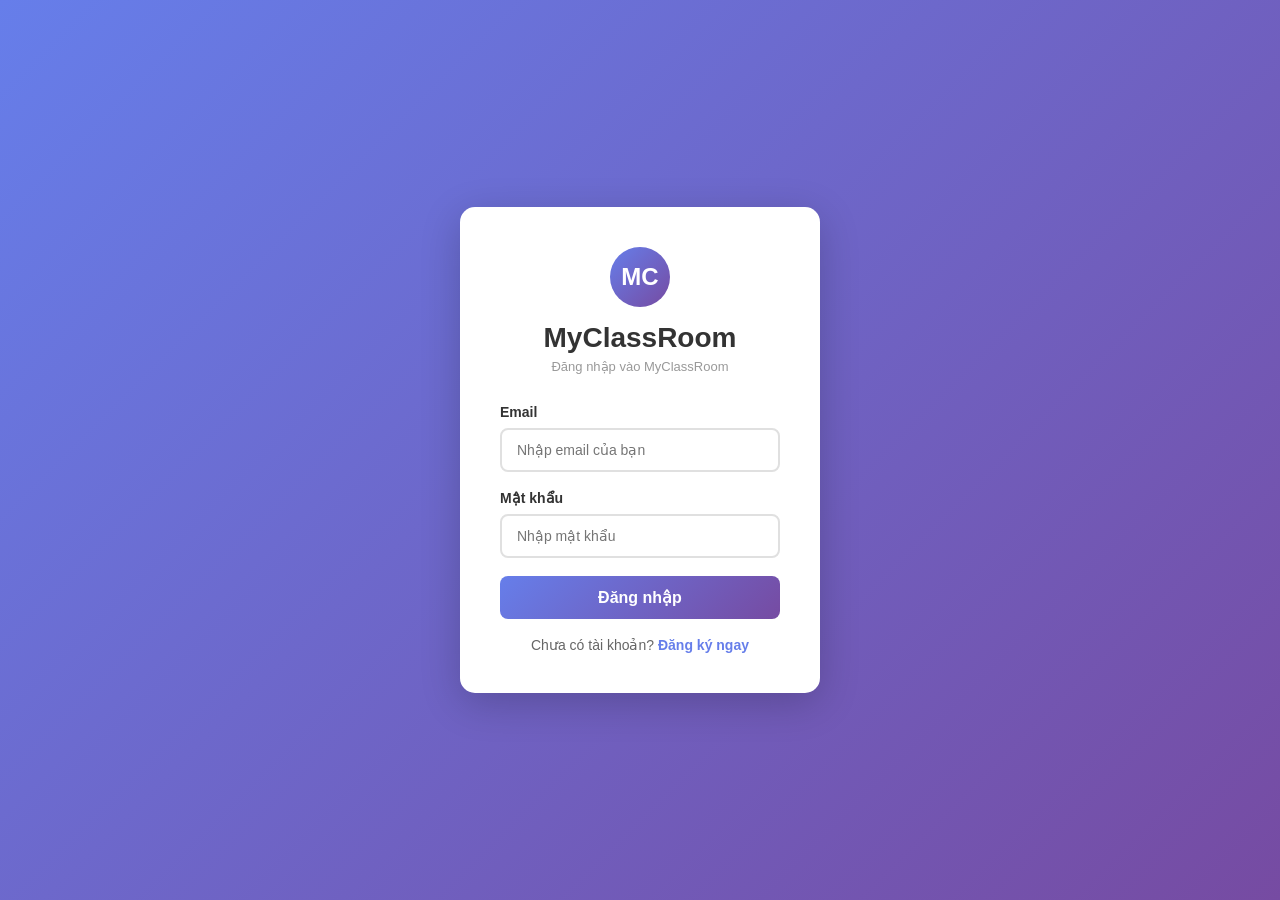
<file: src/main/resources/static/login.html>
<!DOCTYPE html>
<html lang="en">
<head>
    <meta charset="UTF-8">
    <meta name="viewport" content="width=device-width, initial-scale=1.0">
    <title>MyClassRoom - Login</title>
    <style>
        * { margin: 0; padding: 0; box-sizing: border-box; }

        body {
            font-family: 'Segoe UI', Tahoma, Geneva, Verdana, sans-serif;
            background: linear-gradient(135deg, #667eea 0%, #764ba2 100%);
            min-height: 100vh;
            display: flex;
            align-items: center;
            justify-content: center;
        }

        .container {
            width: 100%;
            max-width: 400px;
            padding: 20px;
        }

        .box {
            background: white;
            border-radius: 15px;
            box-shadow: 0 10px 40px rgba(0, 0, 0, 0.2);
            padding: 40px;
        }

        .logo-section { text-align: center; margin-bottom: 30px; }
        .logo {
            width: 60px; height: 60px;
            background: linear-gradient(135deg, #667eea 0%, #764ba2 100%);
            border-radius: 50%;
            display: flex; align-items: center; justify-content: center;
            margin: 0 auto 15px;
            font-size: 24px; font-weight: bold; color: white;
        }
        .logo-text { font-size: 28px; font-weight: 700; color: #333; margin-bottom: 5px; }
        .logo-subtitle { font-size: 13px; color: #999; }

        .form-group { margin-bottom: 18px; }
        .form-group label {
            display: block; margin-bottom: 8px;
            color: #333; font-weight: 600; font-size: 14px;
        }
        .form-group input {
            width: 100%;
            padding: 12px 15px;
            border: 2px solid #e0e0e0;
            border-radius: 8px;
            font-size: 14px;
            transition: border-color 0.3s, box-shadow 0.3s;
            font-family: inherit;
        }
        .form-group input:focus {
            outline: none;
            border-color: #667eea;
            box-shadow: 0 0 0 3px rgba(102, 126, 234, 0.1);
        }

        .btn {
            width: 100%;
            padding: 12px;
            background: linear-gradient(135deg, #667eea 0%, #764ba2 100%);
            color: white;
            border: none;
            border-radius: 8px;
            font-weight: 600;
            font-size: 16px;
            cursor: pointer;
            transition: transform 0.2s, box-shadow 0.2s;
        }
        .btn:hover { transform: translateY(-2px); box-shadow: 0 5px 20px rgba(102, 126, 234, 0.4); }
        .btn:active { transform: translateY(0); }
        .btn.loading { opacity: 0.85; pointer-events: none; }

        .error-message {
            background: #fee;
            color: #c33;
            padding: 12px 15px;
            border-radius: 8px;
            margin-bottom: 18px;
            font-size: 13px;
            display: none;
            border-left: 4px solid #c33;
        }
        .error-message.show { display: block; }

        .success-message {
            background: #efe;
            color: #2f855a;
            padding: 12px 15px;
            border-radius: 8px;
            margin-bottom: 18px;
            font-size: 13px;
            display: none;
            border-left: 4px solid #2f855a;
        }
        .success-message.show { display: block; }

        .link {
            text-align: center;
            margin-top: 18px;
            font-size: 14px;
            color: #666;
        }
        .link a {
            color: #667eea;
            text-decoration: none;
            font-weight: 600;
        }
        .link a:hover { color: #764ba2; }

        .auth-success-loader {
            position: fixed;
            inset: 0;
            z-index: 40;
            display: grid;
            place-items: center;
            padding: 24px;
            background: rgba(15, 23, 42, 0.78);
            backdrop-filter: blur(10px);
            opacity: 0;
            visibility: hidden;
            pointer-events: none;
            transition: opacity 0.24s ease, visibility 0.24s ease;
        }
        .auth-success-loader.show {
            opacity: 1;
            visibility: visible;
            pointer-events: auto;
        }
        .auth-success-loader-card {
            min-width: min(100%, 340px);
            padding: 28px 32px;
            border-radius: 28px;
            background: rgba(10, 15, 36, 0.94);
            box-shadow: 0 24px 60px rgba(0, 0, 0, 0.28);
            display: grid;
            justify-items: center;
            gap: 20px;
        }
        .loader-wrapper {
            position: relative;
            width: 126px;
            height: 52px;
        }
        .loader-wrapper .packman::before,
        .loader-wrapper .packman::after {
            content: '';
            position: absolute;
            left: 26px;
            width: 50px;
            height: 25px;
            background-color: #EFF107;
            box-shadow: 0 0 18px rgba(239, 241, 7, 0.28);
        }
        .loader-wrapper .packman::before {
            top: 0;
            border-radius: 100px 100px 0 0;
            transform: translate(-50%, -50%);
            animation: pac-top 0.5s linear infinite;
            transform-origin: center bottom;
        }
        .loader-wrapper .packman::after {
            bottom: 0;
            border-radius: 0 0 100px 100px;
            transform: translate(-50%, 50%);
            animation: pac-bot 0.5s linear infinite;
            transform-origin: center top;
        }
        .dots .dot {
            position: absolute;
            z-index: -1;
            top: 21px;
            width: 10px;
            height: 10px;
            border-radius: 50%;
            background: #fff;
            box-shadow: 0 0 14px rgba(255, 255, 255, 0.24);
        }
        .dots .dot:nth-child(1) {
            left: 92px;
            animation: dot-stage1 0.5s infinite;
        }
        .dots .dot:nth-child(2) {
            left: 64px;
            animation: dot-stage1 0.5s infinite;
        }
        .dots .dot:nth-child(3) {
            left: 36px;
            animation: dot-stage1 0.5s infinite;
        }
        .dots .dot:nth-child(4) {
            left: 10px;
            animation: dot-stage2 0.5s infinite;
        }
        .auth-loader-copy {
            text-align: center;
        }
        .auth-loader-copy strong {
            display: block;
            color: #fff;
            font-size: 24px;
            font-weight: 700;
            letter-spacing: -0.03em;
        }
        .auth-loader-copy span {
            display: block;
            margin-top: 8px;
            color: rgba(226, 232, 240, 0.82);
            font-size: 14px;
            line-height: 1.55;
        }

        @keyframes pac-top {
            0% { transform: translate(-50%, -50%) rotate(0) }
            50% { transform: translate(-50%, -50%) rotate(-30deg) }
            100% { transform: translate(-50%, -50%) rotate(0) }
        }
        @keyframes pac-bot {
            0% { transform: translate(-50%, 50%) rotate(0) }
            50% { transform: translate(-50%, 50%) rotate(30deg) }
            100% { transform: translate(-50%, 50%) rotate(0) }
        }
        @keyframes dot-stage1 {
            0% { transform: translate(0, 0); }
            100% { transform: translate(-24px, 0); }
        }
        @keyframes dot-stage2 {
            0% { transform: scale(1); }
            5%, 100% { transform: scale(0); }
        }
    </style>
</head>
<body>
<div class="container">
    <div class="box">
        <div class="logo-section">
            <div class="logo">MC</div>
            <div class="logo-text">MyClassRoom</div>
            <div class="logo-subtitle">Đăng nhập vào MyClassRoom</div>
        </div>

        <div class="error-message" id="errorMessage"></div>
        <div class="success-message" id="successMessage"></div>

        <form id="loginForm">
            <div class="form-group">
                <label for="email">Email</label>
                <input type="email" id="email" autocomplete="username" placeholder="Nhập email của bạn" required>
            </div>
            <div class="form-group">
                <label for="password">Mật khẩu</label>
                <input type="password" id="password" autocomplete="current-password" placeholder="Nhập mật khẩu" required>
            </div>
            <button class="btn" type="submit" id="loginBtn">Đăng nhập</button>
        </form>

        <div class="link">
            Chưa có tài khoản? <a href="/register.html">Đăng ký ngay</a>
        </div>
    </div>
</div>

<div class="auth-success-loader" id="authSuccessLoader" aria-hidden="true">
    <div class="auth-success-loader-card">
        <div class="loader-wrapper">
            <div class="packman"></div>
            <div class="dots">
                <div class="dot"></div>
                <div class="dot"></div>
                <div class="dot"></div>
                <div class="dot"></div>
            </div>
        </div>
        <div class="auth-loader-copy">
            <strong>Đăng nhập thành công</strong>
            <span>Đang chuẩn bị workspace và đồng bộ tài nguyên cho bạn.</span>
        </div>
    </div>
</div>

<script>
    function mustGetElement(id) {
        const element = document.getElementById(id);
        if (!element) {
            throw new Error('Missing required element #' + id);
        }
        return element;
    }

    const AUTH_SESSION_KEY = 'authSession';
    const LEGACY_SESSION_KEY = 'supabaseSession';
    const loginForm = /** @type {HTMLFormElement} */ (mustGetElement('loginForm'));
    const loginBtn = /** @type {HTMLButtonElement} */ (mustGetElement('loginBtn'));
    const errorMessage = mustGetElement('errorMessage');
    const successMessage = mustGetElement('successMessage');
    const emailInput = /** @type {HTMLInputElement} */ (mustGetElement('email'));
    const passwordInput = /** @type {HTMLInputElement} */ (mustGetElement('password'));

    const registrationEmail = sessionStorage.getItem('registrationEmail');
    if (registrationEmail) {
        emailInput.value = registrationEmail;
        successMessage.textContent = 'Tạo tài khoản thành công. Vui lòng đăng nhập.';
        successMessage.classList.add('show');
        sessionStorage.removeItem('registrationEmail');
        passwordInput.focus();
    }

    loginForm.addEventListener('submit', async (e) => {
        e.preventDefault();
        errorMessage.classList.remove('show');
        successMessage.classList.remove('show');

        const email = emailInput.value.trim();
        const password = passwordInput.value;

        if (!email || !password) {
            showError('Vui lòng nhập email và mật khẩu.');
            return;
        }

        loginBtn.classList.add('loading');
        loginBtn.disabled = true;
        loginBtn.textContent = 'Đang đăng nhập...';

        try {
            const res = await fetch('/api/auth/login', {
                method: 'POST',
                headers: { 'Content-Type': 'application/json' },
                body: JSON.stringify({ email, password })
            });

            const data = await res.json().catch(() => ({}));
            if (!res.ok) {
                showError(data.error || 'Đăng nhập thất bại.');
                resetBtn();
                return;
            }

            // Keep the auth session payload for the rest of the app
            sessionStorage.setItem(AUTH_SESSION_KEY, JSON.stringify(data));
            sessionStorage.removeItem(LEGACY_SESSION_KEY);

            // A minimal "currentUser" object for existing index.html logic
            const user = data.user || (data?.data && data.data.user) || null;
            const username =
                (user?.user_metadata && (user.user_metadata.full_name || user.user_metadata.username)) ||
                (user?.email ? user.email.split('@')[0] : 'User');

            sessionStorage.setItem('currentUser', JSON.stringify({
                username,
                email: user?.email || email
            }));

            const returnTo = new URLSearchParams(window.location.search).get('returnTo');
            const nextUrl = returnTo || '/index.html';
            window.location.replace(nextUrl);
        } catch (err) {
            showError('Lỗi kết nối. Vui lòng thử lại.');
            resetBtn();
        }
    });

    function resetBtn() {
        loginBtn.classList.remove('loading');
        loginBtn.disabled = false;
        loginBtn.textContent = 'Đăng nhập';
    }

    function showError(msg) {
        errorMessage.textContent = translateAuthMessage(msg);
        errorMessage.classList.add('show');
    }

    function translateAuthMessage(msg) {
        const text = String(msg || '').trim();
        if (!text) return 'Có lỗi xảy ra. Vui lòng thử lại.';
        if (text === 'Please enter your email and password') return 'Vui lòng nhập email và mật khẩu.';
        if (text === 'Request body is required' || text === 'Thiếu dữ liệu gửi lên.') return 'Thiếu dữ liệu gửi lên.';
        if (text === 'Email and password are required' || text === 'Vui lòng nhập email và mật khẩu.') return 'Vui lòng nhập email và mật khẩu.';
        if (text === 'Invalid login credentials.' || text === 'Email hoặc mật khẩu không đúng.') return 'Email hoặc mật khẩu không đúng.';
        if (text.startsWith('Login failed:')) return 'Đăng nhập thất bại. Vui lòng kiểm tra lại thông tin.';
        if (text === 'Login failed') return 'Đăng nhập thất bại.';
        if (text === 'Network error. Please try again.') return 'Lỗi kết nối. Vui lòng thử lại.';
        if (text === 'Sign in again.' || text === 'Phiên đăng nhập đã hết hạn. Vui lòng đăng nhập lại.') {
            return 'Phiên đăng nhập đã hết hạn. Vui lòng đăng nhập lại.';
        }
        if (text.includes('Supabase Auth is unavailable') || text.includes('Hệ thống đăng nhập đang tạm thời không khả dụng')) {
            return 'Hệ thống đăng nhập đang tạm thời không khả dụng. Vui lòng thử lại sau.';
        }
        if (text.includes('database') || text.includes('mất kết nối dữ liệu')) {
            return 'Hệ thống đang tạm mất kết nối dữ liệu. Vui lòng thử lại sau.';
        }
        return text;
    }
</script>
</body>
</html>
</file>
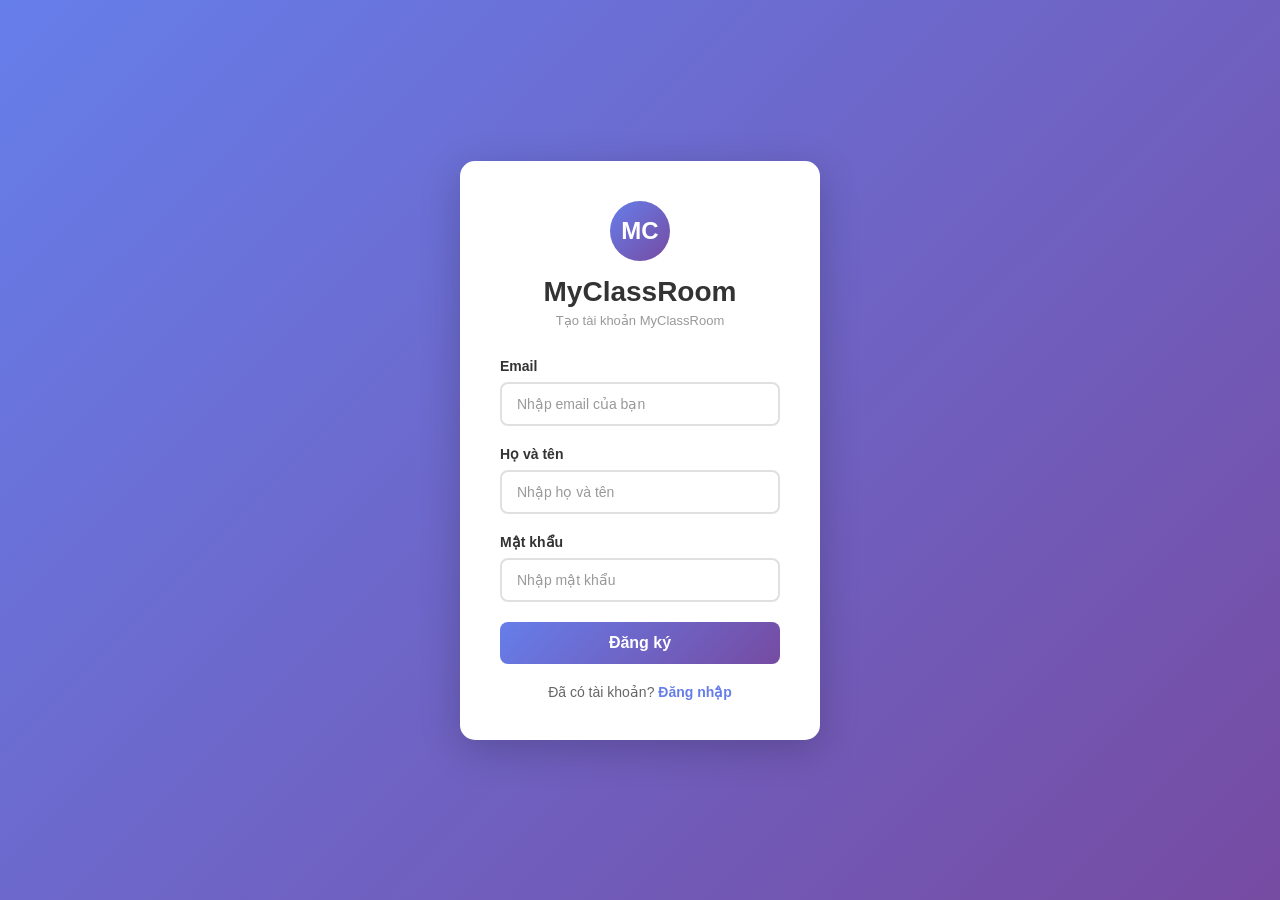
<file: src/main/resources/static/register.html>
<!DOCTYPE html>
<html lang="en">
<head>
    <meta charset="UTF-8">
    <meta name="viewport" content="width=device-width, initial-scale=1.0">
    <title>MyClassRoom - Register</title>
    <style>
        * {
            margin: 0;
            padding: 0;
            box-sizing: border-box;
        }

        body {
            font-family: 'Segoe UI', Tahoma, Geneva, Verdana, sans-serif;
            background: linear-gradient(135deg, #667eea 0%, #764ba2 100%);
            min-height: 100vh;
            display: flex;
            align-items: center;
            justify-content: center;
        }

        .register-container {
            width: 100%;
            max-width: 400px;
            padding: 20px;
        }

        .register-box {
            background: white;
            border-radius: 15px;
            box-shadow: 0 10px 40px rgba(0, 0, 0, 0.2);
            padding: 40px;
            animation: slideDown 0.5s ease-out;
        }

        @keyframes slideDown {
            from {
                opacity: 0;
                transform: translateY(-30px);
            }
            to {
                opacity: 1;
                transform: translateY(0);
            }
        }

        .logo-section {
            text-align: center;
            margin-bottom: 30px;
        }

        .logo {
            width: 60px;
            height: 60px;
            background: linear-gradient(135deg, #667eea 0%, #764ba2 100%);
            border-radius: 50%;
            display: flex;
            align-items: center;
            justify-content: center;
            margin: 0 auto 15px;
            font-size: 24px;
            font-weight: bold;
            color: white;
        }

        .logo-text {
            font-size: 28px;
            font-weight: 700;
            color: #333;
            margin-bottom: 5px;
        }

        .logo-subtitle {
            font-size: 13px;
            color: #999;
        }

        .form-group {
            margin-bottom: 20px;
        }

        .form-group label {
            display: block;
            margin-bottom: 8px;
            color: #333;
            font-weight: 600;
            font-size: 14px;
        }

        .form-group input {
            width: 100%;
            padding: 12px 15px;
            border: 2px solid #e0e0e0;
            border-radius: 8px;
            font-size: 14px;
            transition: border-color 0.3s;
            font-family: inherit;
        }

        .form-group input:focus {
            outline: none;
            border-color: #667eea;
            box-shadow: 0 0 0 3px rgba(102, 126, 234, 0.1);
        }

        .form-group input::placeholder {
            color: #999;
        }

        .register-btn {
            width: 100%;
            padding: 12px;
            background: linear-gradient(135deg, #667eea 0%, #764ba2 100%);
            color: white;
            border: none;
            border-radius: 8px;
            font-weight: 600;
            font-size: 16px;
            cursor: pointer;
            transition: transform 0.2s, box-shadow 0.2s;
        }

        .register-btn:hover {
            transform: translateY(-2px);
            box-shadow: 0 5px 20px rgba(102, 126, 234, 0.4);
        }

        .register-btn:active {
            transform: translateY(0);
        }

        .register-btn.loading {
            opacity: 0.8;
            pointer-events: none;
        }

        .login-link {
            text-align: center;
            margin-top: 20px;
            font-size: 14px;
            color: #666;
        }

        .login-link a {
            color: #667eea;
            text-decoration: none;
            font-weight: 600;
            transition: color 0.2s;
        }

        .login-link a:hover {
            color: #764ba2;
        }

        .error-message {
            background: #fee;
            color: #c33;
            padding: 12px 15px;
            border-radius: 8px;
            margin-bottom: 20px;
            font-size: 13px;
            display: none;
            border-left: 4px solid #c33;
        }

        .error-message.show {
            display: block;
            animation: shake 0.3s ease-in-out;
        }

        @keyframes shake {
            0%, 100% { transform: translateX(0); }
            25% { transform: translateX(-5px); }
            75% { transform: translateX(5px); }
        }

        .success-message {
            background: #efe;
            color: #3c3;
            padding: 12px 15px;
            border-radius: 8px;
            margin-bottom: 20px;
            font-size: 13px;
            display: none;
            border-left: 4px solid #3c3;
        }

        .success-message.show {
            display: block;
        }
    </style>
</head>
<body>
    <div class="register-container">
        <div class="register-box">
            <div class="logo-section">
                <div class="logo">MC</div>
                <div class="logo-text">MyClassRoom</div>
                <div class="logo-subtitle">Tạo tài khoản MyClassRoom</div>
            </div>

            <div class="error-message" id="errorMessage"></div>
            <div class="success-message" id="successMessage"></div>

            <form id="registerForm">
                <div class="form-group">
                    <label for="email">Email</label>
                    <input
                        type="email"
                        id="email"
                        name="email"
                        placeholder="Nhập email của bạn"
                        required
                        autocomplete="email"
                    >
                </div>

                <div class="form-group">
                    <label for="fullName">Họ và tên</label>
                    <input
                        type="text"
                        id="fullName"
                        name="fullName"
                        placeholder="Nhập họ và tên"
                        required
                        autocomplete="name"
                    >
                </div>

                <div class="form-group">
                    <label for="password">Mật khẩu</label>
                    <input
                        type="password"
                        id="password"
                        name="password"
                        placeholder="Nhập mật khẩu"
                        required
                        autocomplete="new-password"
                    >
                </div>

                <button type="submit" class="register-btn" id="registerBtn">Đăng ký</button>
            </form>

            <div class="login-link">
                Đã có tài khoản? <a href="/login.html">Đăng nhập</a>
            </div>
        </div>
    </div>

    <script>
        function mustGetElement(id) {
            const element = document.getElementById(id);
            if (!element) {
                throw new Error('Missing required element #' + id);
            }
            return element;
        }

        const AUTH_SESSION_KEY = 'authSession';
        const LEGACY_SESSION_KEY = 'supabaseSession';
        const registerForm = /** @type {HTMLFormElement} */ (mustGetElement('registerForm'));
        const errorMessage = mustGetElement('errorMessage');
        const successMessage = mustGetElement('successMessage');
        const registerBtn = /** @type {HTMLButtonElement} */ (mustGetElement('registerBtn'));
        const emailInput = /** @type {HTMLInputElement} */ (mustGetElement('email'));
        const fullNameInput = /** @type {HTMLInputElement} */ (mustGetElement('fullName'));
        const passwordInput = /** @type {HTMLInputElement} */ (mustGetElement('password'));

        registerForm.addEventListener('submit', async (e) => {
            e.preventDefault();

            const email = emailInput.value.trim();
            const fullName = fullNameInput.value.trim();
            const password = passwordInput.value;

            if (!email || !fullName || !password) {
                showError('Vui lòng nhập đầy đủ thông tin.');
                return;
            }

            if (password.length < 6) {
                showError('Mật khẩu phải có ít nhất 6 ký tự.');
                return;
            }

            registerBtn.classList.add('loading');
            registerBtn.disabled = true;
            registerBtn.textContent = 'Đang tạo tài khoản...';

            try {
                const response = await fetch('/api/auth/register', {
                    method: 'POST',
                    headers: {
                        'Content-Type': 'application/json',
                    },
                    body: JSON.stringify({
                        email: email,
                        fullName: fullName,
                        password: password
                    })
                });

                console.log('Register response status:', response.status);
                const data = await response.json();
                console.log('Register response:', data);

                if (response.ok) {
                    sessionStorage.removeItem(AUTH_SESSION_KEY);
                    sessionStorage.removeItem(LEGACY_SESSION_KEY);
                    sessionStorage.removeItem('currentUser');
                    sessionStorage.setItem('registrationEmail', email);

                    console.log('Registration successful, redirecting to login...');
                    showSuccess(data.message || 'Tạo tài khoản thành công. Đang chuyển sang trang đăng nhập...');

                    setTimeout(() => {
                        window.location.href = '/login.html';
                    }, 1400);
                } else {
                    const error = data.error || 'Đăng ký thất bại.';
                    console.log('Registration failed:', error);
                    showError(error);
                    registerBtn.classList.remove('loading');
                    registerBtn.disabled = false;
                    registerBtn.textContent = 'Đăng ký';
                }
            } catch (error) {
                console.error('Registration error:', error);
                showError('Có lỗi kết nối. Vui lòng thử lại.');
                registerBtn.classList.remove('loading');
                registerBtn.disabled = false;
                registerBtn.textContent = 'Đăng ký';
            }
        });

        function showError(message) {
            errorMessage.textContent = translateAuthMessage(message);
            errorMessage.classList.add('show');
            setTimeout(() => {
                errorMessage.classList.remove('show');
            }, 5000);
        }

        function showSuccess(message) {
            successMessage.textContent = translateAuthMessage(message);
            successMessage.classList.add('show');
        }

        function translateAuthMessage(message) {
            const text = String(message || '').trim();
            if (!text) return 'Có lỗi xảy ra. Vui lòng thử lại.';
            if (text === 'Please fill in all fields') return 'Vui lòng nhập đầy đủ thông tin.';
            if (text === 'Password must be at least 6 characters long') {
                return 'Mật khẩu phải có ít nhất 6 ký tự.';
            }
            if (text === 'Request body is required' || text === 'Thiếu dữ liệu gửi lên.') {
                return 'Thiếu dữ liệu gửi lên.';
            }
            if (text === 'Email and password are required' || text === 'Vui lòng nhập email và mật khẩu.') {
                return 'Vui lòng nhập email và mật khẩu.';
            }
            if (text.includes('Email is invalid') || text.includes('Email không hợp lệ')) {
                return 'Email không hợp lệ. Vui lòng nhập đúng định dạng, ví dụ name@gmail.com.';
            }
            if (text.includes('already registered') || text.includes('đã được đăng ký')) {
                return 'Email này đã được đăng ký. Vui lòng đăng nhập.';
            }
            if (text === 'Registration failed' || text === 'Đăng ký thất bại.') {
                return 'Đăng ký thất bại.';
            }
            if (text === 'An error occurred. Please try again.' || text === 'Có lỗi kết nối. Vui lòng thử lại.') {
                return 'Có lỗi kết nối. Vui lòng thử lại.';
            }
            if (text.includes('Supabase Auth is unavailable') || text.includes('Hệ thống đăng nhập đang tạm thời không khả dụng')) {
                return 'Hệ thống đăng ký đang tạm thời không khả dụng. Vui lòng thử lại sau.';
            }
            if (text.includes('database') || text.includes('mất kết nối dữ liệu')) {
                return 'Hệ thống đang tạm mất kết nối dữ liệu. Vui lòng thử lại sau.';
            }
            if (text.includes('Account created successfully') || text.includes('Tạo tài khoản thành công')) {
                return 'Tạo tài khoản thành công. Đang chuyển sang trang đăng nhập...';
            }
            return text;
        }

        // Clear error when user starts typing
        [emailInput, fullNameInput, passwordInput].forEach(input => {
            input.addEventListener('focus', () => {
                errorMessage.classList.remove('show');
            });
        });
    </script>
</body>
</html>
</file>
